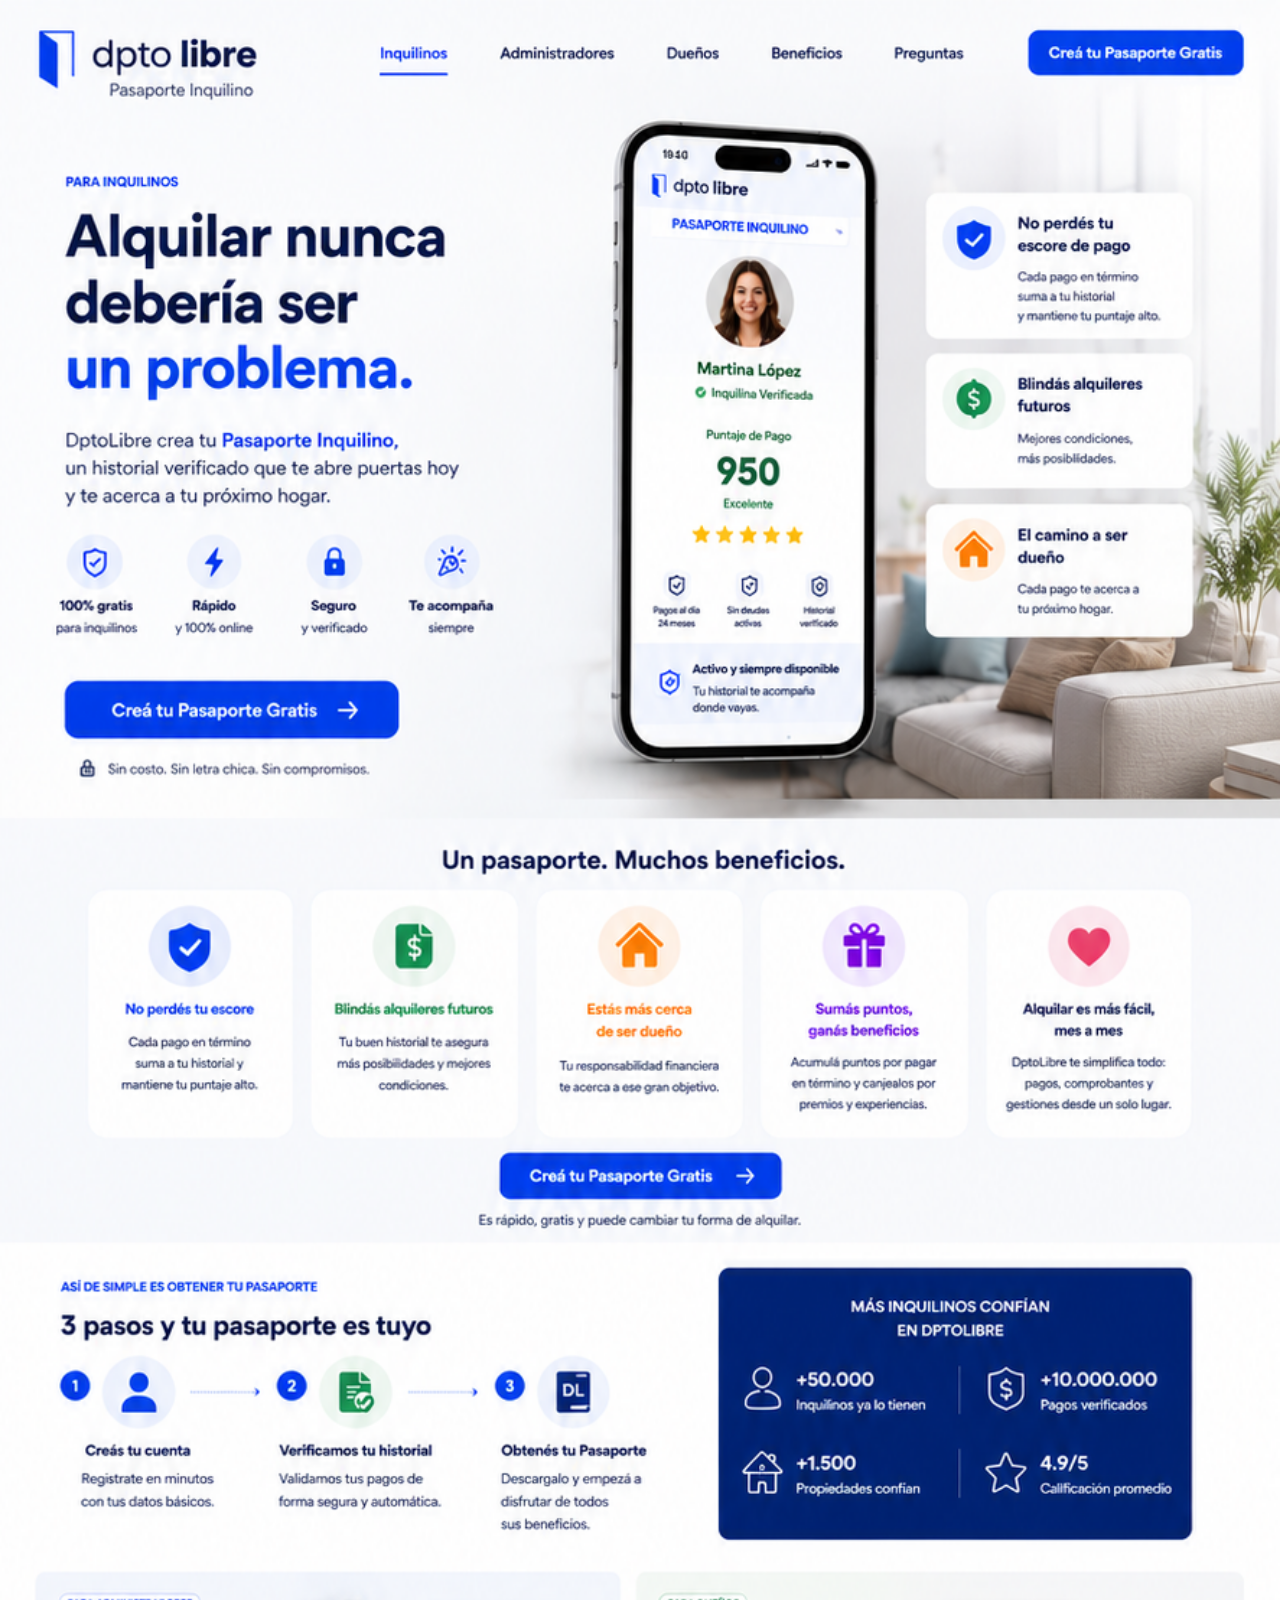
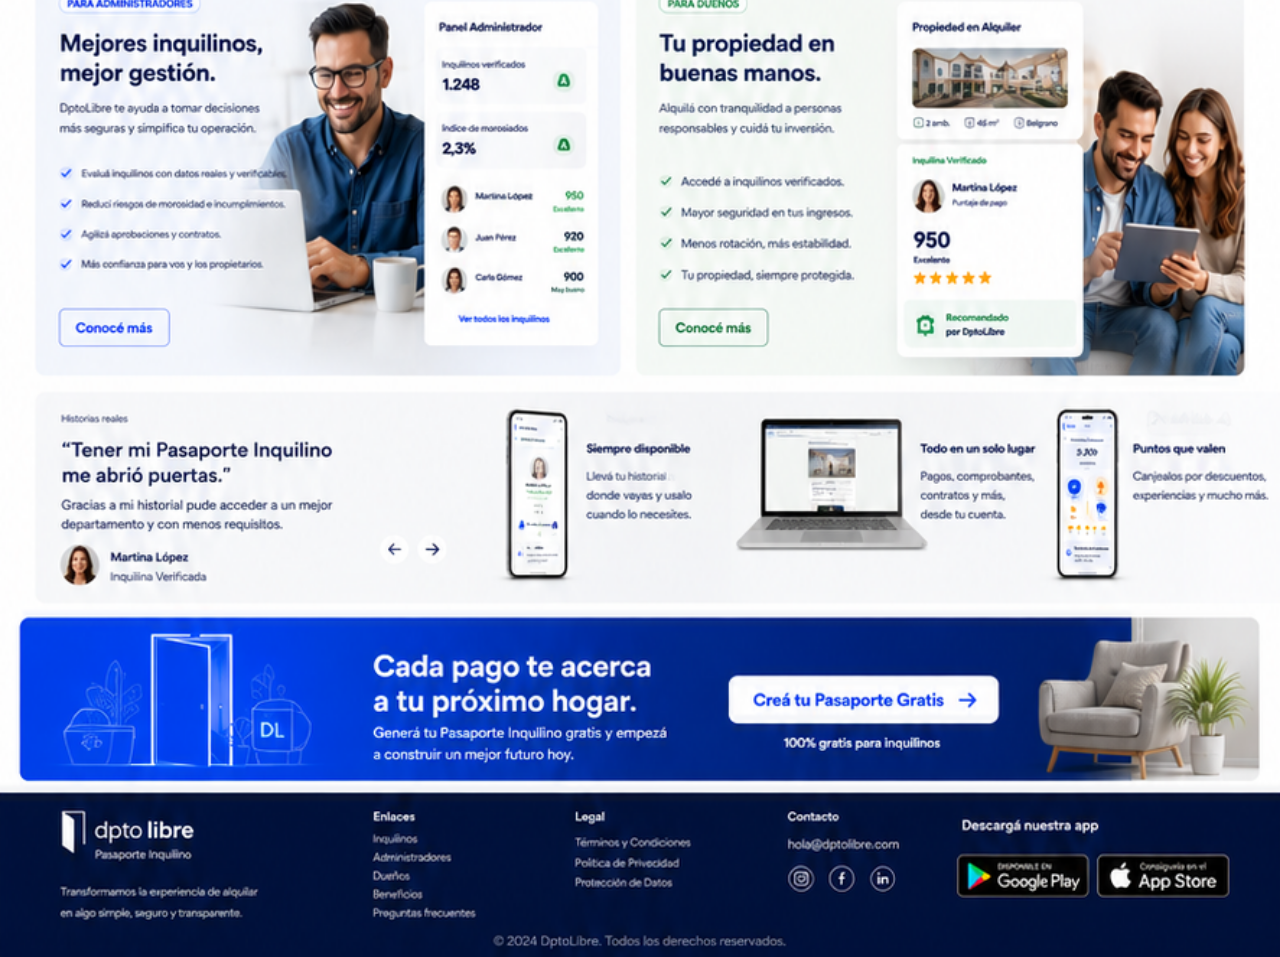
<file: index.html>
<!doctype html>
<html lang="es">
<head>
  <meta charset="utf-8">
  <meta name="viewport" content="width=device-width, initial-scale=1">
  <title>DptoLibre | Pasaporte Inquilino</title>
  <meta name="description" content="Alquilar nunca debería ser un problema. Creá tu Pasaporte Inquilino gratis con DptoLibre.">
  <meta property="og:title" content="DptoLibre | Pasaporte Inquilino">
  <meta property="og:description" content="Alquilar nunca debería ser un problema. Creá tu Pasaporte Inquilino gratis.">
  <meta property="og:type" content="website">
  <link rel="stylesheet" href="styles.css">
</head>
<body>
  <main class="page">
    <section class="visual-site" aria-label="DptoLibre Pasaporte Inquilino">
      <img src="landing-propuesta.png" alt="DptoLibre - Pasaporte Inquilino">
      <a class="hotspot menu-preguntas" href="https://dptolibre.com/directorio.html" aria-label="Ir a Preguntas Frecuentes"></a>
      <a class="hotspot top-cta" href="https://rodynet.github.io/dptolibre.web/alta.v1.html" aria-label="Crear Pasaporte Gratis"></a>
      <a class="hotspot hero-cta" href="https://rodynet.github.io/dptolibre.web/alta.v1.html" aria-label="Crear Pasaporte Gratis"></a>
      <a class="hotspot benefit-cta" href="https://rodynet.github.io/dptolibre.web/alta.v1.html" aria-label="Crear Pasaporte Gratis"></a>
      <a class="hotspot final-cta" href="https://rodynet.github.io/dptolibre.web/alta.v1.html" aria-label="Crear Pasaporte Gratis"></a>
    </section>

    <section class="seo-content">
      <h1>Alquilar nunca debería ser un problema.</h1>
      <p>DptoLibre crea tu Pasaporte Inquilino, un historial verificado que te abre puertas hoy y te acerca a tu próximo hogar.</p>
      <h2>Beneficios</h2>
      <p>No perdés tu score de pago, blindás alquileres futuros, sumás puntos, ganás beneficios y simplificás la experiencia de alquilar mes a mes.</p>
      <h2>Para administradores</h2>
      <p>DptoLibre ayuda a tomar decisiones más seguras, reducir riesgos y simplificar la gestión.</p>
      <h2>Para dueños</h2>
      <p>DptoLibre permite alquilar con mayor tranquilidad a personas responsables y verificadas.</p>
    </section>
  </main>
</body>
</html>
</file>
<file: styles.css>
* { box-sizing: border-box; }
html, body { margin: 0; background: #f7f9ff; font-family: Inter, system-ui, -apple-system, sans-serif; color: #071540; }
.page { width: 100%; min-height: 100vh; }
.visual-site { position: relative; width: min(100%, 1440px); margin: 0 auto; background: #fff; box-shadow: 0 18px 70px rgba(7,21,64,.10); }
.visual-site img { display: block; width: 100%; height: auto; }

.hotspot { position: absolute; display: block; border-radius: 4px; z-index: 20; cursor: pointer; }
.hotspot:focus { outline: 3px solid rgba(7,87,255,.45); }

/* Menú Superior */
.top-cta { left: 78.2%; top: 1.2%; width: 17.2%; height: 2.2%; }
.menu-preguntas { left: 66%; top: 1.2%; width: 8%; height: 2.2%; }

/* CTAs de Funnel */
.hero-cta { left: 5.1%; top: 26.9%; width: 25.5%; height: 2.6%; }
.benefit-cta { left: 39%; top: 45.2%; width: 21.5%; height: 2.2%; }
.final-cta { left: 57%; top: 87.2%; width: 23%; height: 2.3%; }

/* Estilo para los párrafos de soporte */
.support-text {
    font-size: 0.9rem;
    color: #4a5568;
    line-height: 1.6;
    margin-bottom: 1.5rem;
    padding: 1rem;
    border-left: 2px solid #0066FF;
    background: #f8fafc;
    border-radius: 0 8px 8px 0;
    max-width: 600px;
    margin-left: auto;
    margin-right: auto;
}

.support-text a {
    color: #0066FF;
    font-weight: 700;
    text-decoration: none;
    transition: all 0.3s ease;
}

.support-text a:hover {
    text-decoration: underline;
    opacity: 0.8;
}

.seo-content { position: absolute; left: -9999px; width: 1px; height: 1px; overflow: hidden; }

@media(max-width: 760px) {
  body { background: #fff; }
  .visual-site { box-shadow: none; }
}
</file>
